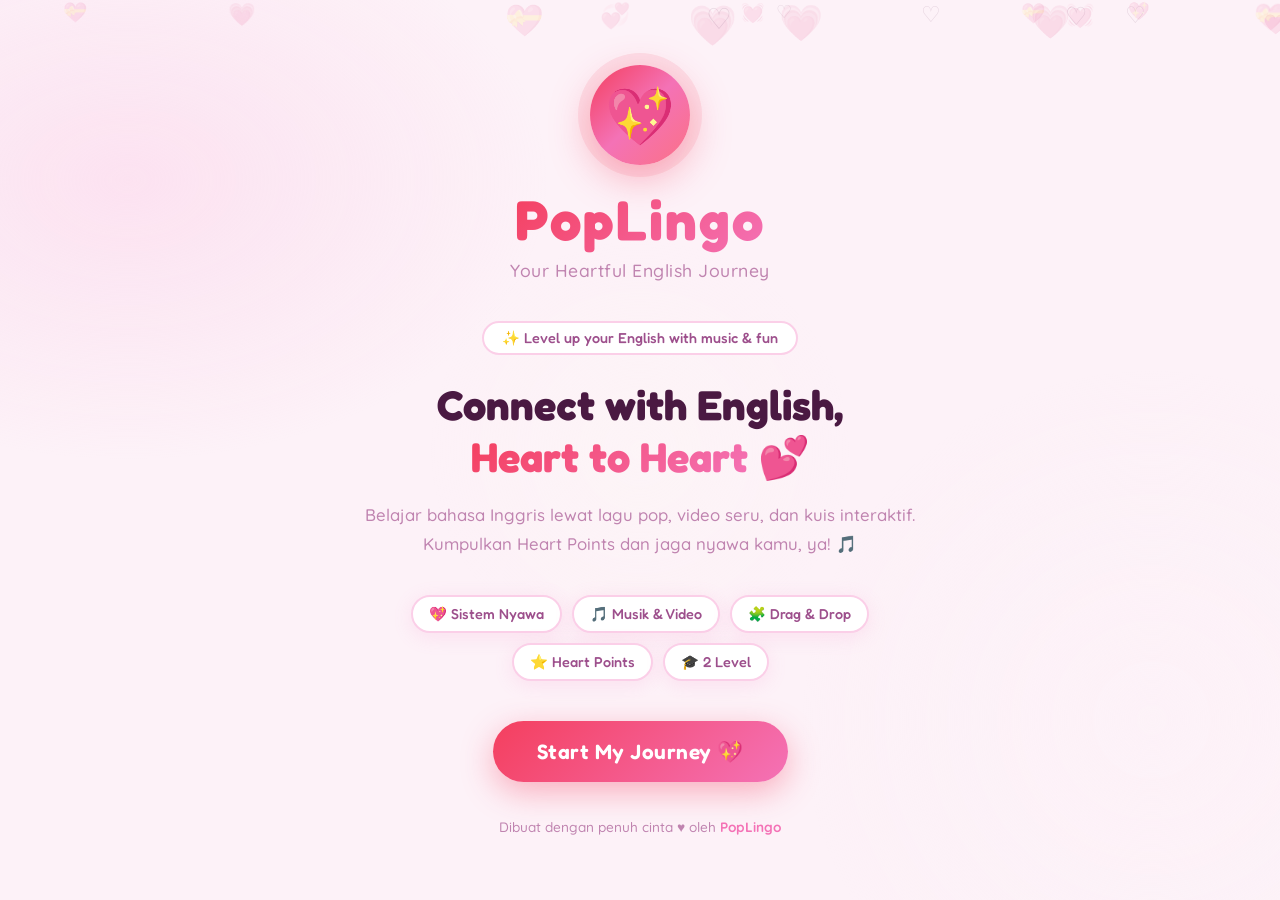
<file: index.html>
<!DOCTYPE html>
<html lang="en">
<head>
  <meta charset="UTF-8" />
  <meta name="viewport" content="width=device-width, initial-scale=1.0" />
  <title>PopLingo 💖 — Connect with English, Heart to Heart</title>
  <link rel="stylesheet" href="style.css" />
  <style>
    /* ── Landing-specific styles ── */
    .landing-wrapper {
      min-height: 100vh;
      display: flex;
      flex-direction: column;
      align-items: center;
      justify-content: center;
      padding: 32px 20px;
      text-align: center;
      position: relative;
      z-index: 1;
    }

    .logo-landing {
      margin-bottom: 40px;
      animation: slideDown 0.7s cubic-bezier(.4,0,.2,1);
    }
    @keyframes slideDown {
      from { opacity: 0; transform: translateY(-30px); }
      to   { opacity: 1; transform: translateY(0); }
    }

    .logo-big-icon {
      width: 100px;
      height: 100px;
      background: linear-gradient(135deg, #F43F5E, #F472B6, #FB7185);
      border-radius: 50%;
      display: flex;
      align-items: center;
      justify-content: center;
      font-size: 3.5rem;
      box-shadow: 0 12px 40px rgba(244,63,94,0.4), 0 0 0 12px rgba(244,63,94,0.1);
      margin: 0 auto 20px;
      animation: heartbeat 2s ease-in-out infinite;
    }

    .brand-name {
      font-family: 'Fredoka', sans-serif;
      font-size: 3.5rem;
      font-weight: 700;
      background: linear-gradient(135deg, #F43F5E, #F472B6);
      -webkit-background-clip: text;
      -webkit-text-fill-color: transparent;
      background-clip: text;
      letter-spacing: 2px;
      margin-bottom: 6px;
    }

    .tagline {
      font-family: 'Quicksand', sans-serif;
      font-size: 1.1rem;
      color: var(--text-light);
      font-weight: 500;
      letter-spacing: 0.5px;
    }

    /* Hero section */
    .hero-section {
      max-width: 560px;
      animation: fadeIn 1s ease 0.3s both;
    }
    @keyframes fadeIn {
      from { opacity: 0; transform: translateY(20px); }
      to   { opacity: 1; transform: translateY(0); }
    }

    .hero-badge {
      display: inline-flex;
      align-items: center;
      gap: 6px;
      background: var(--white);
      border: 2px solid var(--pink-mid);
      border-radius: 99px;
      padding: 6px 18px;
      font-family: 'Fredoka', sans-serif;
      font-size: 0.9rem;
      font-weight: 500;
      color: var(--text-mid);
      margin-bottom: 24px;
    }

    .hero-title {
      font-family: 'Fredoka', sans-serif;
      font-size: 2.6rem;
      font-weight: 700;
      color: var(--text-dark);
      line-height: 1.25;
      margin-bottom: 18px;
    }
    .hero-title span {
      background: linear-gradient(135deg, var(--red-heart), var(--pink-deep));
      -webkit-background-clip: text;
      -webkit-text-fill-color: transparent;
      background-clip: text;
    }

    .hero-desc {
      font-family: 'Quicksand', sans-serif;
      font-size: 1.05rem;
      color: var(--text-light);
      line-height: 1.7;
      margin-bottom: 36px;
      font-weight: 500;
    }

    /* Feature Pills */
    .feature-pills {
      display: flex;
      flex-wrap: wrap;
      gap: 10px;
      justify-content: center;
      margin-bottom: 40px;
    }
    .pill {
      display: flex;
      align-items: center;
      gap: 6px;
      background: var(--white);
      border: 2px solid var(--pink-mid);
      border-radius: 99px;
      padding: 8px 16px;
      font-family: 'Fredoka', sans-serif;
      font-size: 0.9rem;
      font-weight: 500;
      color: var(--text-mid);
      box-shadow: var(--shadow-card);
      transition: all 0.2s;
    }
    .pill:hover { border-color: var(--pink-deep); transform: translateY(-2px); }

    /* CTA Button */
    .cta-btn {
      display: inline-flex;
      align-items: center;
      gap: 10px;
      background: linear-gradient(135deg, #F43F5E, #F472B6);
      color: var(--white);
      font-family: 'Fredoka', sans-serif;
      font-size: 1.3rem;
      font-weight: 600;
      padding: 18px 44px;
      border: none;
      border-radius: 99px;
      cursor: pointer;
      text-decoration: none;
      box-shadow: 0 10px 32px rgba(244,63,94,0.38);
      transition: all 0.3s cubic-bezier(.4,0,.2,1);
      letter-spacing: 0.5px;
      position: relative;
      overflow: hidden;
    }
    .cta-btn::before {
      content: '';
      position: absolute;
      inset: 0;
      background: linear-gradient(135deg, #FB7185, #F472B6);
      opacity: 0;
      transition: opacity 0.3s;
    }
    .cta-btn:hover {
      transform: translateY(-4px) scale(1.03);
      box-shadow: 0 16px 48px rgba(244,63,94,0.48);
    }
    .cta-btn:hover::before { opacity: 1; }
    .cta-btn span { position: relative; z-index: 1; }

    /* Footer note */
    .footer-note {
      margin-top: 36px;
      font-family: 'Quicksand', sans-serif;
      font-size: 0.85rem;
      color: var(--text-light);
      font-weight: 500;
    }
    .footer-note strong {
      color: var(--pink-deep);
    }
  </style>
</head>
<body>

  <!-- Floating hearts background -->
  <div class="hearts-bg" id="heartsBg"></div>

  <div class="landing-wrapper">

    <!-- Logo -->
    <div class="logo-landing">
      <div class="logo-big-icon">💖</div>
      <div class="brand-name">PopLingo</div>
      <div class="tagline">Your Heartful English Journey</div>
    </div>

    <!-- Hero -->
    <div class="hero-section">
      <div class="hero-badge">✨ Level up your English with music & fun</div>

      <h1 class="hero-title">
        Connect with English,<br>
        <span>Heart to Heart</span> 💕
      </h1>

      <p class="hero-desc">
        Belajar bahasa Inggris lewat lagu pop, video seru, dan kuis interaktif.
        Kumpulkan Heart Points dan jaga nyawa kamu, ya! 🎵
      </p>

      <!-- Feature pills -->
      <div class="feature-pills">
        <div class="pill">💖 Sistem Nyawa</div>
        <div class="pill">🎵 Musik & Video</div>
        <div class="pill">🧩 Drag & Drop</div>
        <div class="pill">⭐ Heart Points</div>
        <div class="pill">🎓 2 Level</div>
      </div>

      <!-- CTA -->
      <a href="menu.html" class="cta-btn">
        <span>Start My Journey 💖</span>
      </a>

      <p class="footer-note">
        Dibuat dengan penuh cinta ♥ oleh <strong>PopLingo</strong>
      </p>
    </div>

  </div>

  <script>
    // Generate floating hearts background
    const bg = document.getElementById('heartsBg');
    const symbols = ['💖', '💕', '💗', '💓', '♡', '💞', '💝'];
    for (let i = 0; i < 18; i++) {
      const span = document.createElement('span');
      span.textContent = symbols[Math.floor(Math.random() * symbols.length)];
      span.style.left = Math.random() * 100 + 'vw';
      span.style.animationDuration = (8 + Math.random() * 14) + 's';
      span.style.animationDelay = (Math.random() * 12) + 's';
      span.style.fontSize = (1 + Math.random() * 1.5) + 'rem';
      bg.appendChild(span);
    }
  </script>
</body>
</html>
</file>
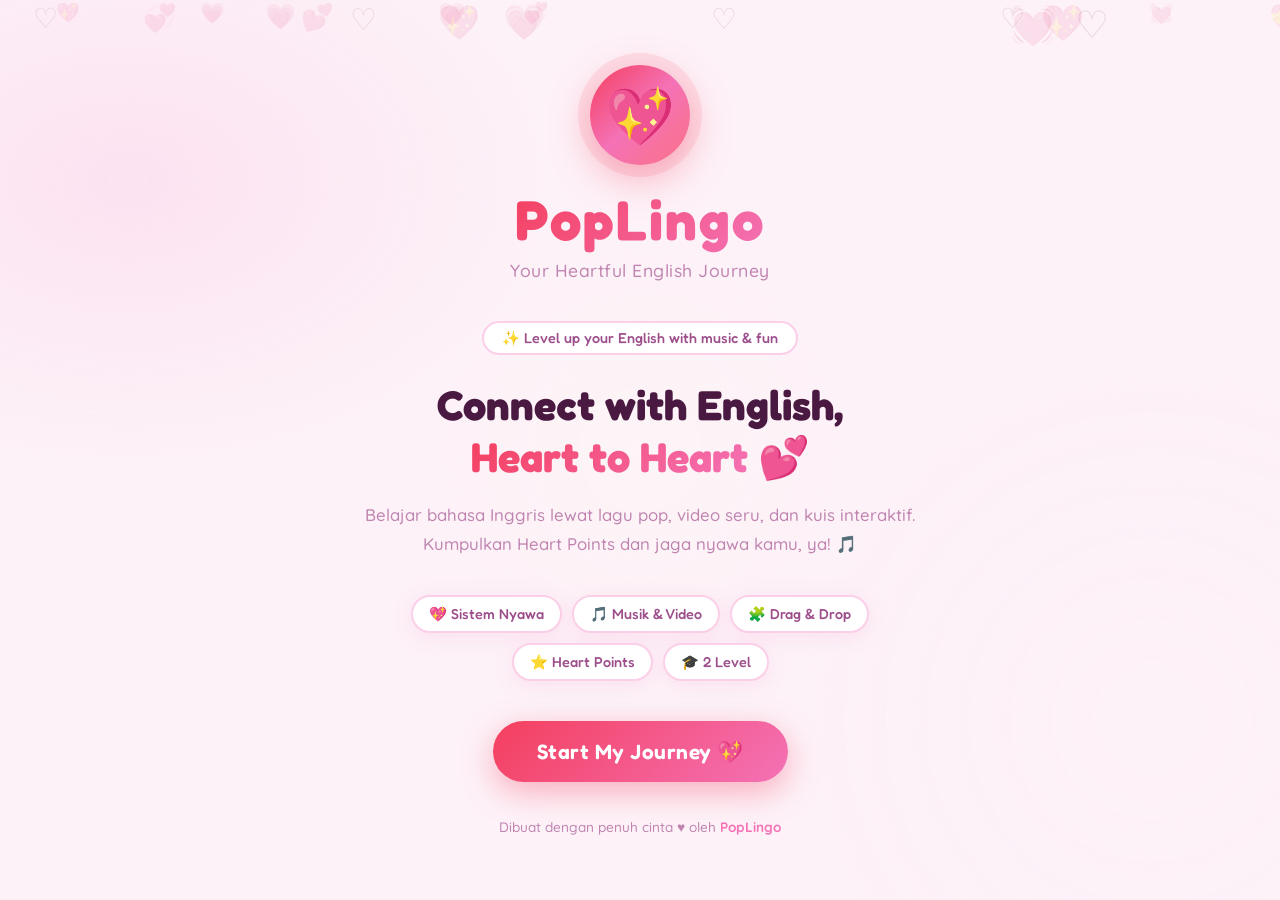
<file: index.html.html>
<!DOCTYPE html>
<html lang="en">
<head>
  <meta charset="UTF-8" />
  <meta name="viewport" content="width=device-width, initial-scale=1.0" />
  <title>PopLingo 💖 — Connect with English, Heart to Heart</title>
  <link rel="stylesheet" href="style.css" />
  <style>
    /* ── Landing-specific styles ── */
    .landing-wrapper {
      min-height: 100vh;
      display: flex;
      flex-direction: column;
      align-items: center;
      justify-content: center;
      padding: 32px 20px;
      text-align: center;
      position: relative;
      z-index: 1;
    }

    .logo-landing {
      margin-bottom: 40px;
      animation: slideDown 0.7s cubic-bezier(.4,0,.2,1);
    }
    @keyframes slideDown {
      from { opacity: 0; transform: translateY(-30px); }
      to   { opacity: 1; transform: translateY(0); }
    }

    .logo-big-icon {
      width: 100px;
      height: 100px;
      background: linear-gradient(135deg, #F43F5E, #F472B6, #FB7185);
      border-radius: 50%;
      display: flex;
      align-items: center;
      justify-content: center;
      font-size: 3.5rem;
      box-shadow: 0 12px 40px rgba(244,63,94,0.4), 0 0 0 12px rgba(244,63,94,0.1);
      margin: 0 auto 20px;
      animation: heartbeat 2s ease-in-out infinite;
    }

    .brand-name {
      font-family: 'Fredoka', sans-serif;
      font-size: 3.5rem;
      font-weight: 700;
      background: linear-gradient(135deg, #F43F5E, #F472B6);
      -webkit-background-clip: text;
      -webkit-text-fill-color: transparent;
      background-clip: text;
      letter-spacing: 2px;
      margin-bottom: 6px;
    }

    .tagline {
      font-family: 'Quicksand', sans-serif;
      font-size: 1.1rem;
      color: var(--text-light);
      font-weight: 500;
      letter-spacing: 0.5px;
    }

    /* Hero section */
    .hero-section {
      max-width: 560px;
      animation: fadeIn 1s ease 0.3s both;
    }
    @keyframes fadeIn {
      from { opacity: 0; transform: translateY(20px); }
      to   { opacity: 1; transform: translateY(0); }
    }

    .hero-badge {
      display: inline-flex;
      align-items: center;
      gap: 6px;
      background: var(--white);
      border: 2px solid var(--pink-mid);
      border-radius: 99px;
      padding: 6px 18px;
      font-family: 'Fredoka', sans-serif;
      font-size: 0.9rem;
      font-weight: 500;
      color: var(--text-mid);
      margin-bottom: 24px;
    }

    .hero-title {
      font-family: 'Fredoka', sans-serif;
      font-size: 2.6rem;
      font-weight: 700;
      color: var(--text-dark);
      line-height: 1.25;
      margin-bottom: 18px;
    }
    .hero-title span {
      background: linear-gradient(135deg, var(--red-heart), var(--pink-deep));
      -webkit-background-clip: text;
      -webkit-text-fill-color: transparent;
      background-clip: text;
    }

    .hero-desc {
      font-family: 'Quicksand', sans-serif;
      font-size: 1.05rem;
      color: var(--text-light);
      line-height: 1.7;
      margin-bottom: 36px;
      font-weight: 500;
    }

    /* Feature Pills */
    .feature-pills {
      display: flex;
      flex-wrap: wrap;
      gap: 10px;
      justify-content: center;
      margin-bottom: 40px;
    }
    .pill {
      display: flex;
      align-items: center;
      gap: 6px;
      background: var(--white);
      border: 2px solid var(--pink-mid);
      border-radius: 99px;
      padding: 8px 16px;
      font-family: 'Fredoka', sans-serif;
      font-size: 0.9rem;
      font-weight: 500;
      color: var(--text-mid);
      box-shadow: var(--shadow-card);
      transition: all 0.2s;
    }
    .pill:hover { border-color: var(--pink-deep); transform: translateY(-2px); }

    /* CTA Button */
    .cta-btn {
      display: inline-flex;
      align-items: center;
      gap: 10px;
      background: linear-gradient(135deg, #F43F5E, #F472B6);
      color: var(--white);
      font-family: 'Fredoka', sans-serif;
      font-size: 1.3rem;
      font-weight: 600;
      padding: 18px 44px;
      border: none;
      border-radius: 99px;
      cursor: pointer;
      text-decoration: none;
      box-shadow: 0 10px 32px rgba(244,63,94,0.38);
      transition: all 0.3s cubic-bezier(.4,0,.2,1);
      letter-spacing: 0.5px;
      position: relative;
      overflow: hidden;
    }
    .cta-btn::before {
      content: '';
      position: absolute;
      inset: 0;
      background: linear-gradient(135deg, #FB7185, #F472B6);
      opacity: 0;
      transition: opacity 0.3s;
    }
    .cta-btn:hover {
      transform: translateY(-4px) scale(1.03);
      box-shadow: 0 16px 48px rgba(244,63,94,0.48);
    }
    .cta-btn:hover::before { opacity: 1; }
    .cta-btn span { position: relative; z-index: 1; }

    /* Footer note */
    .footer-note {
      margin-top: 36px;
      font-family: 'Quicksand', sans-serif;
      font-size: 0.85rem;
      color: var(--text-light);
      font-weight: 500;
    }
    .footer-note strong {
      color: var(--pink-deep);
    }
  </style>
</head>
<body>

  <!-- Floating hearts background -->
  <div class="hearts-bg" id="heartsBg"></div>

  <div class="landing-wrapper">

    <!-- Logo -->
    <div class="logo-landing">
      <div class="logo-big-icon">💖</div>
      <div class="brand-name">PopLingo</div>
      <div class="tagline">Your Heartful English Journey</div>
    </div>

    <!-- Hero -->
    <div class="hero-section">
      <div class="hero-badge">✨ Level up your English with music & fun</div>

      <h1 class="hero-title">
        Connect with English,<br>
        <span>Heart to Heart</span> 💕
      </h1>

      <p class="hero-desc">
        Belajar bahasa Inggris lewat lagu pop, video seru, dan kuis interaktif.
        Kumpulkan Heart Points dan jaga nyawa kamu, ya! 🎵
      </p>

      <!-- Feature pills -->
      <div class="feature-pills">
        <div class="pill">💖 Sistem Nyawa</div>
        <div class="pill">🎵 Musik & Video</div>
        <div class="pill">🧩 Drag & Drop</div>
        <div class="pill">⭐ Heart Points</div>
        <div class="pill">🎓 2 Level</div>
      </div>

      <!-- CTA -->
      <a href="menu.html" class="cta-btn">
        <span>Start My Journey 💖</span>
      </a>

      <p class="footer-note">
        Dibuat dengan penuh cinta ♥ oleh <strong>PopLingo</strong>
      </p>
    </div>

  </div>

  <script>
    // Generate floating hearts background
    const bg = document.getElementById('heartsBg');
    const symbols = ['💖', '💕', '💗', '💓', '♡', '💞', '💝'];
    for (let i = 0; i < 18; i++) {
      const span = document.createElement('span');
      span.textContent = symbols[Math.floor(Math.random() * symbols.length)];
      span.style.left = Math.random() * 100 + 'vw';
      span.style.animationDuration = (8 + Math.random() * 14) + 's';
      span.style.animationDelay = (Math.random() * 12) + 's';
      span.style.fontSize = (1 + Math.random() * 1.5) + 'rem';
      bg.appendChild(span);
    }
  </script>
</body>
</html>
</file>
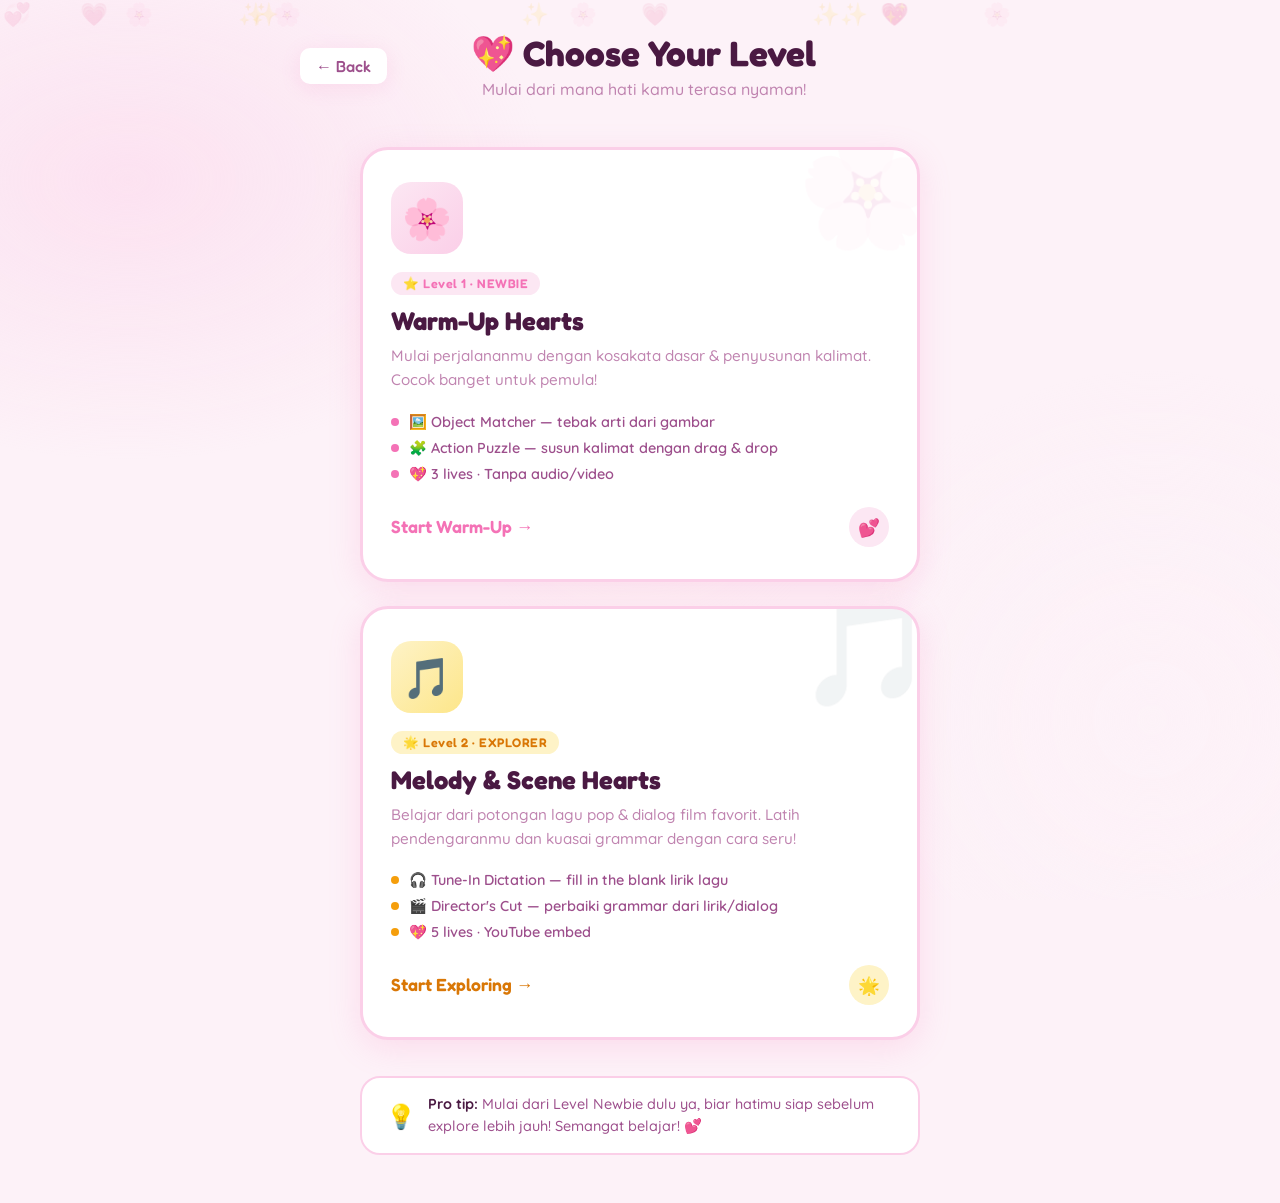
<file: menu.html>
<!DOCTYPE html>
<html lang="en">
<head>
  <meta charset="UTF-8" />
  <meta name="viewport" content="width=device-width, initial-scale=1.0" />
  <title>PopLingo 💖 — Choose Your Level</title>
  <link rel="stylesheet" href="style.css" />
  <style>
    .menu-wrapper {
      min-height: 100vh;
      display: flex;
      flex-direction: column;
      align-items: center;
      padding: 32px 20px 48px;
      position: relative;
      z-index: 1;
    }

    /* ── Header ── */
    .menu-header {
      width: 100%;
      max-width: 680px;
      display: flex;
      align-items: center;
      justify-content: space-between;
      margin-bottom: 48px;
    }
    .menu-header-text { text-align: center; flex: 1; }
    .menu-header-text h1 {
      font-family: 'Fredoka', sans-serif;
      font-size: 2.2rem;
      font-weight: 700;
      color: var(--text-dark);
      margin-bottom: 4px;
    }
    .menu-header-text p {
      font-family: 'Quicksand', sans-serif;
      font-size: 1rem;
      color: var(--text-light);
      font-weight: 500;
    }

    /* ── Level Cards ── */
    .cards-container {
      display: flex;
      flex-direction: column;
      gap: 24px;
      width: 100%;
      max-width: 560px;
    }

    .level-card {
      position: relative;
      background: var(--white);
      border-radius: var(--radius-xl);
      padding: 32px 28px;
      box-shadow: var(--shadow-soft);
      border: 3px solid var(--pink-mid);
      cursor: pointer;
      text-decoration: none;
      display: block;
      overflow: hidden;
      transition: all 0.3s cubic-bezier(.4,0,.2,1);
      animation: slideUp 0.5s ease both;
    }
    .level-card:nth-child(1) { animation-delay: 0.1s; }
    .level-card:nth-child(2) { animation-delay: 0.25s; }

    .level-card::before {
      content: '';
      position: absolute;
      inset: 0;
      opacity: 0;
      transition: opacity 0.3s;
    }
    .level-card.newbie::before { background: linear-gradient(135deg, rgba(251,207,232,0.5), rgba(253,242,248,0.5)); }
    .level-card.explorer::before { background: linear-gradient(135deg, rgba(254,215,170,0.4), rgba(252,211,77,0.2)); }

    .level-card:hover { transform: translateY(-6px); box-shadow: 0 20px 48px rgba(244,114,182,0.22); border-color: var(--pink-deep); }
    .level-card:hover::before { opacity: 1; }
    .level-card.newbie:hover { border-color: var(--pink-deep); }
    .level-card.explorer:hover { border-color: #F59E0B; }

    .card-body { position: relative; z-index: 1; }

    .card-icon {
      width: 72px;
      height: 72px;
      border-radius: var(--radius-lg);
      display: flex;
      align-items: center;
      justify-content: center;
      font-size: 2.5rem;
      margin-bottom: 18px;
    }
    .newbie .card-icon  { background: linear-gradient(135deg, #FCE7F3, #FBCFE8); }
    .explorer .card-icon{ background: linear-gradient(135deg, #FEF3C7, #FDE68A); }

    .card-tag {
      display: inline-flex;
      align-items: center;
      gap: 4px;
      font-family: 'Fredoka', sans-serif;
      font-size: 0.78rem;
      font-weight: 600;
      padding: 4px 12px;
      border-radius: 99px;
      margin-bottom: 10px;
      letter-spacing: 0.5px;
    }
    .newbie .card-tag   { background: #FCE7F3; color: var(--pink-deep); }
    .explorer .card-tag { background: #FEF3C7; color: #D97706; }

    .card-title {
      font-family: 'Fredoka', sans-serif;
      font-size: 1.6rem;
      font-weight: 700;
      color: var(--text-dark);
      margin-bottom: 8px;
    }

    .card-sub {
      font-family: 'Quicksand', sans-serif;
      font-size: 0.95rem;
      color: var(--text-light);
      font-weight: 500;
      line-height: 1.6;
      margin-bottom: 20px;
    }

    /* Feature list */
    .card-features { display: flex; flex-direction: column; gap: 8px; margin-bottom: 24px; }
    .feature-item {
      display: flex;
      align-items: center;
      gap: 10px;
      font-family: 'Quicksand', sans-serif;
      font-size: 0.9rem;
      font-weight: 600;
      color: var(--text-mid);
    }
    .feature-dot {
      width: 8px; height: 8px; border-radius: 50%; flex-shrink: 0;
    }
    .newbie .feature-dot  { background: var(--pink-deep); }
    .explorer .feature-dot{ background: #F59E0B; }

    /* Start button inside card */
    .card-cta {
      display: flex;
      align-items: center;
      justify-content: space-between;
    }
    .cta-label {
      font-family: 'Fredoka', sans-serif;
      font-size: 1.1rem;
      font-weight: 600;
    }
    .newbie  .cta-label { color: var(--pink-deep); }
    .explorer .cta-label { color: #D97706; }
    .cta-arrow {
      width: 40px; height: 40px;
      border-radius: 50%;
      display: flex; align-items: center; justify-content: center;
      font-size: 1.1rem;
      transition: transform 0.2s;
    }
    .newbie  .cta-arrow { background: var(--pink-pastel); }
    .explorer .cta-arrow { background: #FEF3C7; }
    .level-card:hover .cta-arrow { transform: translateX(4px); }

    /* Deco blobs */
    .card-deco {
      position: absolute;
      right: -20px; top: -20px;
      font-size: 7rem;
      opacity: 0.08;
      pointer-events: none;
      line-height: 1;
    }

    /* Footer tip */
    .footer-tip {
      margin-top: 36px;
      background: var(--white);
      border: 2px solid var(--pink-mid);
      border-radius: var(--radius-lg);
      padding: 16px 24px;
      display: flex;
      align-items: center;
      gap: 12px;
      max-width: 560px;
      width: 100%;
    }
    .tip-icon { font-size: 1.5rem; }
    .tip-text {
      font-family: 'Quicksand', sans-serif;
      font-size: 0.9rem;
      color: var(--text-mid);
      font-weight: 500;
      line-height: 1.5;
    }
    .tip-text strong { color: var(--text-dark); }
  </style>
</head>
<body>

  <div class="hearts-bg" id="heartsBg"></div>

  <div class="menu-wrapper">

    <!-- Header -->
    <div class="menu-header">
      <a href="index.html" class="nav-back" style="margin-right:auto">← Back</a>
      <div class="menu-header-text">
        <h1>💖 Choose Your Level</h1>
        <p>Mulai dari mana hati kamu terasa nyaman!</p>
      </div>
      <!-- Spacer -->
      <div style="width:80px"></div>
    </div>

    <!-- Level Cards -->
    <div class="cards-container">

      <!-- Newbie Card -->
      <a href="belajar-newbie.html" class="level-card newbie">
        <span class="card-deco">🌸</span>
        <div class="card-body">
          <div class="card-icon">🌸</div>
          <div class="card-tag">⭐ Level 1 · NEWBIE</div>
          <div class="card-title">Warm-Up Hearts</div>
          <div class="card-sub">
            Mulai perjalananmu dengan kosakata dasar & penyusunan kalimat.
            Cocok banget untuk pemula!
          </div>
          <div class="card-features">
            <div class="feature-item"><span class="feature-dot"></span>🖼️ Object Matcher — tebak arti dari gambar</div>
            <div class="feature-item"><span class="feature-dot"></span>🧩 Action Puzzle — susun kalimat dengan drag & drop</div>
            <div class="feature-item"><span class="feature-dot"></span>💖 3 lives · Tanpa audio/video</div>
          </div>
          <div class="card-cta">
            <span class="cta-label">Start Warm-Up →</span>
            <div class="cta-arrow">💕</div>
          </div>
        </div>
      </a>

      <!-- Explorer Card -->
      <a href="belajar-explorer.html" class="level-card explorer">
        <span class="card-deco">🎵</span>
        <div class="card-body">
          <div class="card-icon">🎵</div>
          <div class="card-tag">🌟 Level 2 · EXPLORER</div>
          <div class="card-title">Melody & Scene Hearts</div>
          <div class="card-sub">
            Belajar dari potongan lagu pop & dialog film favorit.
            Latih pendengaranmu dan kuasai grammar dengan cara seru!
          </div>
          <div class="card-features">
            <div class="feature-item"><span class="feature-dot"></span>🎧 Tune-In Dictation — fill in the blank lirik lagu</div>
            <div class="feature-item"><span class="feature-dot"></span>🎬 Director's Cut — perbaiki grammar dari lirik/dialog</div>
            <div class="feature-item"><span class="feature-dot"></span>💖 5 lives · YouTube embed</div>
          </div>
          <div class="card-cta">
            <span class="cta-label">Start Exploring →</span>
            <div class="cta-arrow">🌟</div>
          </div>
        </div>
      </a>

    </div>

    <!-- Tip -->
    <div class="footer-tip">
      <div class="tip-icon">💡</div>
      <div class="tip-text">
        <strong>Pro tip:</strong> Mulai dari Level Newbie dulu ya, biar hatimu siap sebelum explore lebih jauh! Semangat belajar! 💕
      </div>
    </div>

  </div>

  <script>
    const bg = document.getElementById('heartsBg');
    const symbols = ['💖', '💕', '💗', '🌸', '✨', '💞'];
    for (let i = 0; i < 14; i++) {
      const span = document.createElement('span');
      span.textContent = symbols[Math.floor(Math.random() * symbols.length)];
      span.style.left = Math.random() * 100 + 'vw';
      span.style.animationDuration = (10 + Math.random() * 12) + 's';
      span.style.animationDelay = (Math.random() * 10) + 's';
      bg.appendChild(span);
    }
  </script>
</body>
</html>
</file>
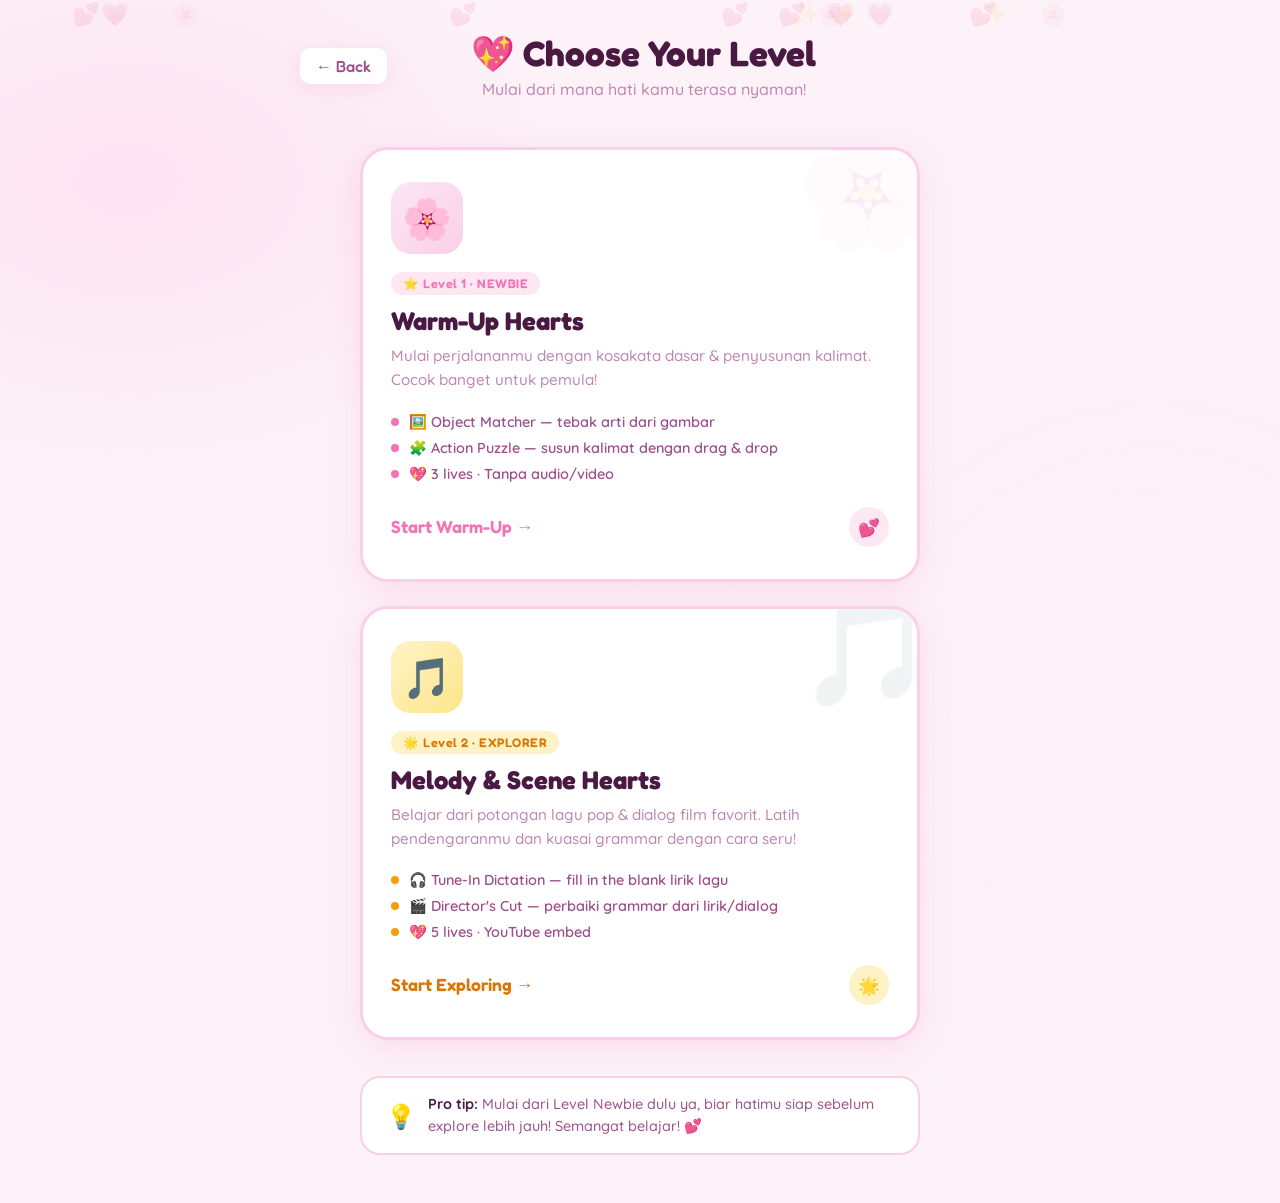
<file: menu.html.html>
<!DOCTYPE html>
<html lang="en">
<head>
  <meta charset="UTF-8" />
  <meta name="viewport" content="width=device-width, initial-scale=1.0" />
  <title>PopLingo 💖 — Choose Your Level</title>
  <link rel="stylesheet" href="style.css" />
  <style>
    .menu-wrapper {
      min-height: 100vh;
      display: flex;
      flex-direction: column;
      align-items: center;
      padding: 32px 20px 48px;
      position: relative;
      z-index: 1;
    }

    /* ── Header ── */
    .menu-header {
      width: 100%;
      max-width: 680px;
      display: flex;
      align-items: center;
      justify-content: space-between;
      margin-bottom: 48px;
    }
    .menu-header-text { text-align: center; flex: 1; }
    .menu-header-text h1 {
      font-family: 'Fredoka', sans-serif;
      font-size: 2.2rem;
      font-weight: 700;
      color: var(--text-dark);
      margin-bottom: 4px;
    }
    .menu-header-text p {
      font-family: 'Quicksand', sans-serif;
      font-size: 1rem;
      color: var(--text-light);
      font-weight: 500;
    }

    /* ── Level Cards ── */
    .cards-container {
      display: flex;
      flex-direction: column;
      gap: 24px;
      width: 100%;
      max-width: 560px;
    }

    .level-card {
      position: relative;
      background: var(--white);
      border-radius: var(--radius-xl);
      padding: 32px 28px;
      box-shadow: var(--shadow-soft);
      border: 3px solid var(--pink-mid);
      cursor: pointer;
      text-decoration: none;
      display: block;
      overflow: hidden;
      transition: all 0.3s cubic-bezier(.4,0,.2,1);
      animation: slideUp 0.5s ease both;
    }
    .level-card:nth-child(1) { animation-delay: 0.1s; }
    .level-card:nth-child(2) { animation-delay: 0.25s; }

    .level-card::before {
      content: '';
      position: absolute;
      inset: 0;
      opacity: 0;
      transition: opacity 0.3s;
    }
    .level-card.newbie::before { background: linear-gradient(135deg, rgba(251,207,232,0.5), rgba(253,242,248,0.5)); }
    .level-card.explorer::before { background: linear-gradient(135deg, rgba(254,215,170,0.4), rgba(252,211,77,0.2)); }

    .level-card:hover { transform: translateY(-6px); box-shadow: 0 20px 48px rgba(244,114,182,0.22); border-color: var(--pink-deep); }
    .level-card:hover::before { opacity: 1; }
    .level-card.newbie:hover { border-color: var(--pink-deep); }
    .level-card.explorer:hover { border-color: #F59E0B; }

    .card-body { position: relative; z-index: 1; }

    .card-icon {
      width: 72px;
      height: 72px;
      border-radius: var(--radius-lg);
      display: flex;
      align-items: center;
      justify-content: center;
      font-size: 2.5rem;
      margin-bottom: 18px;
    }
    .newbie .card-icon  { background: linear-gradient(135deg, #FCE7F3, #FBCFE8); }
    .explorer .card-icon{ background: linear-gradient(135deg, #FEF3C7, #FDE68A); }

    .card-tag {
      display: inline-flex;
      align-items: center;
      gap: 4px;
      font-family: 'Fredoka', sans-serif;
      font-size: 0.78rem;
      font-weight: 600;
      padding: 4px 12px;
      border-radius: 99px;
      margin-bottom: 10px;
      letter-spacing: 0.5px;
    }
    .newbie .card-tag   { background: #FCE7F3; color: var(--pink-deep); }
    .explorer .card-tag { background: #FEF3C7; color: #D97706; }

    .card-title {
      font-family: 'Fredoka', sans-serif;
      font-size: 1.6rem;
      font-weight: 700;
      color: var(--text-dark);
      margin-bottom: 8px;
    }

    .card-sub {
      font-family: 'Quicksand', sans-serif;
      font-size: 0.95rem;
      color: var(--text-light);
      font-weight: 500;
      line-height: 1.6;
      margin-bottom: 20px;
    }

    /* Feature list */
    .card-features { display: flex; flex-direction: column; gap: 8px; margin-bottom: 24px; }
    .feature-item {
      display: flex;
      align-items: center;
      gap: 10px;
      font-family: 'Quicksand', sans-serif;
      font-size: 0.9rem;
      font-weight: 600;
      color: var(--text-mid);
    }
    .feature-dot {
      width: 8px; height: 8px; border-radius: 50%; flex-shrink: 0;
    }
    .newbie .feature-dot  { background: var(--pink-deep); }
    .explorer .feature-dot{ background: #F59E0B; }

    /* Start button inside card */
    .card-cta {
      display: flex;
      align-items: center;
      justify-content: space-between;
    }
    .cta-label {
      font-family: 'Fredoka', sans-serif;
      font-size: 1.1rem;
      font-weight: 600;
    }
    .newbie  .cta-label { color: var(--pink-deep); }
    .explorer .cta-label { color: #D97706; }
    .cta-arrow {
      width: 40px; height: 40px;
      border-radius: 50%;
      display: flex; align-items: center; justify-content: center;
      font-size: 1.1rem;
      transition: transform 0.2s;
    }
    .newbie  .cta-arrow { background: var(--pink-pastel); }
    .explorer .cta-arrow { background: #FEF3C7; }
    .level-card:hover .cta-arrow { transform: translateX(4px); }

    /* Deco blobs */
    .card-deco {
      position: absolute;
      right: -20px; top: -20px;
      font-size: 7rem;
      opacity: 0.08;
      pointer-events: none;
      line-height: 1;
    }

    /* Footer tip */
    .footer-tip {
      margin-top: 36px;
      background: var(--white);
      border: 2px solid var(--pink-mid);
      border-radius: var(--radius-lg);
      padding: 16px 24px;
      display: flex;
      align-items: center;
      gap: 12px;
      max-width: 560px;
      width: 100%;
    }
    .tip-icon { font-size: 1.5rem; }
    .tip-text {
      font-family: 'Quicksand', sans-serif;
      font-size: 0.9rem;
      color: var(--text-mid);
      font-weight: 500;
      line-height: 1.5;
    }
    .tip-text strong { color: var(--text-dark); }
  </style>
</head>
<body>

  <div class="hearts-bg" id="heartsBg"></div>

  <div class="menu-wrapper">

    <!-- Header -->
    <div class="menu-header">
      <a href="index.html" class="nav-back" style="margin-right:auto">← Back</a>
      <div class="menu-header-text">
        <h1>💖 Choose Your Level</h1>
        <p>Mulai dari mana hati kamu terasa nyaman!</p>
      </div>
      <!-- Spacer -->
      <div style="width:80px"></div>
    </div>

    <!-- Level Cards -->
    <div class="cards-container">

      <!-- Newbie Card -->
      <a href="belajar-newbie.html" class="level-card newbie">
        <span class="card-deco">🌸</span>
        <div class="card-body">
          <div class="card-icon">🌸</div>
          <div class="card-tag">⭐ Level 1 · NEWBIE</div>
          <div class="card-title">Warm-Up Hearts</div>
          <div class="card-sub">
            Mulai perjalananmu dengan kosakata dasar & penyusunan kalimat.
            Cocok banget untuk pemula!
          </div>
          <div class="card-features">
            <div class="feature-item"><span class="feature-dot"></span>🖼️ Object Matcher — tebak arti dari gambar</div>
            <div class="feature-item"><span class="feature-dot"></span>🧩 Action Puzzle — susun kalimat dengan drag & drop</div>
            <div class="feature-item"><span class="feature-dot"></span>💖 3 lives · Tanpa audio/video</div>
          </div>
          <div class="card-cta">
            <span class="cta-label">Start Warm-Up →</span>
            <div class="cta-arrow">💕</div>
          </div>
        </div>
      </a>

      <!-- Explorer Card -->
      <a href="belajar-explorer.html" class="level-card explorer">
        <span class="card-deco">🎵</span>
        <div class="card-body">
          <div class="card-icon">🎵</div>
          <div class="card-tag">🌟 Level 2 · EXPLORER</div>
          <div class="card-title">Melody & Scene Hearts</div>
          <div class="card-sub">
            Belajar dari potongan lagu pop & dialog film favorit.
            Latih pendengaranmu dan kuasai grammar dengan cara seru!
          </div>
          <div class="card-features">
            <div class="feature-item"><span class="feature-dot"></span>🎧 Tune-In Dictation — fill in the blank lirik lagu</div>
            <div class="feature-item"><span class="feature-dot"></span>🎬 Director's Cut — perbaiki grammar dari lirik/dialog</div>
            <div class="feature-item"><span class="feature-dot"></span>💖 5 lives · YouTube embed</div>
          </div>
          <div class="card-cta">
            <span class="cta-label">Start Exploring →</span>
            <div class="cta-arrow">🌟</div>
          </div>
        </div>
      </a>

    </div>

    <!-- Tip -->
    <div class="footer-tip">
      <div class="tip-icon">💡</div>
      <div class="tip-text">
        <strong>Pro tip:</strong> Mulai dari Level Newbie dulu ya, biar hatimu siap sebelum explore lebih jauh! Semangat belajar! 💕
      </div>
    </div>

  </div>

  <script>
    const bg = document.getElementById('heartsBg');
    const symbols = ['💖', '💕', '💗', '🌸', '✨', '💞'];
    for (let i = 0; i < 14; i++) {
      const span = document.createElement('span');
      span.textContent = symbols[Math.floor(Math.random() * symbols.length)];
      span.style.left = Math.random() * 100 + 'vw';
      span.style.animationDuration = (10 + Math.random() * 12) + 's';
      span.style.animationDelay = (Math.random() * 10) + 's';
      bg.appendChild(span);
    }
  </script>
</body>
</html>
</file>
<file: style.css>
/* ============================================
   PopLingo - Global Stylesheet
   ============================================ */

@import url('https://fonts.googleapis.com/css2?family=Fredoka:wght@300;400;500;600;700&family=Quicksand:wght@400;500;600;700&display=swap');

/* ── CSS Variables ─────────────────────────── */
:root {
  --pink-deep:    #F472B6;
  --pink-mid:     #FBCFE8;
  --pink-light:   #FDF2F8;
  --pink-pastel:  #FCE7F3;
  --cream:        #FFFBF5;
  --cream-dark:   #FEF3C7;
  --red-heart:    #F43F5E;
  --red-soft:     #FCA5A5;
  --white:        #FFFFFF;
  --text-dark:    #4A1942;
  --text-mid:     #9D4F8C;
  --text-light:   #C084B0;
  --green-ok:     #34D399;
  --green-bg:     #D1FAE5;
  --red-wrong:    #F87171;
  --red-bg:       #FEE2E2;
  --shadow-soft:  0 8px 32px rgba(244, 114, 182, 0.18);
  --shadow-card:  0 4px 20px rgba(244, 114, 182, 0.14);
  --radius-xl:    28px;
  --radius-lg:    20px;
  --radius-md:    14px;
  --radius-sm:    10px;
  --font-main:    'Fredoka', sans-serif;
  --font-body:    'Quicksand', sans-serif;
}

/* ── Reset & Base ──────────────────────────── */
*, *::before, *::after { box-sizing: border-box; margin: 0; padding: 0; }

html { scroll-behavior: smooth; }

body {
  font-family: var(--font-body);
  background-color: var(--pink-light);
  color: var(--text-dark);
  min-height: 100vh;
  overflow-x: hidden;
}

/* ── Background Decoration ─────────────────── */
body::before {
  content: '';
  position: fixed;
  inset: 0;
  background:
    radial-gradient(ellipse 600px 400px at 10% 20%, rgba(251,207,232,0.45) 0%, transparent 70%),
    radial-gradient(ellipse 500px 500px at 90% 80%, rgba(253,242,248,0.6) 0%, transparent 70%),
    radial-gradient(ellipse 300px 300px at 50% 50%, rgba(255,251,245,0.3) 0%, transparent 70%);
  pointer-events: none;
  z-index: 0;
}

/* ── Floating Hearts BG ────────────────────── */
.hearts-bg {
  position: fixed;
  inset: 0;
  pointer-events: none;
  z-index: 0;
  overflow: hidden;
}
.hearts-bg span {
  position: absolute;
  font-size: 1.4rem;
  opacity: 0.12;
  animation: floatHeart linear infinite;
}
@keyframes floatHeart {
  0%   { transform: translateY(110vh) rotate(0deg); opacity: 0.08; }
  50%  { opacity: 0.18; }
  100% { transform: translateY(-10vh) rotate(360deg); opacity: 0; }
}

/* ── Page Wrapper ──────────────────────────── */
.page-wrapper {
  position: relative;
  z-index: 1;
  min-height: 100vh;
  display: flex;
  flex-direction: column;
  align-items: center;
  padding: 0 16px 120px;
}

/* ── Logo / Brand ──────────────────────────── */
.logo {
  display: flex;
  align-items: center;
  gap: 10px;
  font-family: var(--font-main);
  font-size: 2rem;
  font-weight: 700;
  color: var(--text-dark);
  text-decoration: none;
}
.logo-icon {
  width: 48px;
  height: 48px;
  background: linear-gradient(135deg, var(--red-heart), var(--pink-deep));
  border-radius: 50%;
  display: flex;
  align-items: center;
  justify-content: center;
  font-size: 1.6rem;
  box-shadow: 0 4px 14px rgba(244,63,94,0.35);
  animation: heartbeat 2s ease-in-out infinite;
}
@keyframes heartbeat {
  0%, 100% { transform: scale(1); }
  30%       { transform: scale(1.12); }
  60%       { transform: scale(1.05); }
}

/* ── Navbar ────────────────────────────────── */
.navbar {
  width: 100%;
  max-width: 720px;
  display: flex;
  align-items: center;
  justify-content: space-between;
  padding: 24px 0 16px;
}
.nav-back {
  display: flex;
  align-items: center;
  gap: 6px;
  font-family: var(--font-main);
  font-size: 1rem;
  font-weight: 500;
  color: var(--text-mid);
  text-decoration: none;
  padding: 8px 16px;
  border-radius: var(--radius-sm);
  background: var(--white);
  box-shadow: var(--shadow-card);
  transition: all 0.2s;
}
.nav-back:hover { transform: translateX(-3px); background: var(--pink-pastel); }

/* ── HUD (Lives + Points) ──────────────────── */
.hud {
  display: flex;
  align-items: center;
  gap: 16px;
  background: var(--white);
  border-radius: var(--radius-lg);
  padding: 10px 18px;
  box-shadow: var(--shadow-card);
}
.hud-lives { display: flex; align-items: center; gap: 4px; }
.hud-heart {
  font-size: 1.3rem;
  transition: all 0.3s;
}
.hud-heart.lost {
  filter: grayscale(1);
  opacity: 0.35;
  transform: scale(0.85);
}
.hud-divider { width: 1px; height: 20px; background: var(--pink-mid); }
.hud-points {
  font-family: var(--font-main);
  font-size: 1rem;
  font-weight: 600;
  color: var(--red-heart);
  display: flex;
  align-items: center;
  gap: 4px;
}

/* ── Progress Bar ──────────────────────────── */
.progress-container {
  width: 100%;
  max-width: 720px;
  margin: 12px 0 24px;
}
.progress-label {
  font-family: var(--font-main);
  font-size: 0.9rem;
  color: var(--text-light);
  margin-bottom: 6px;
  display: flex;
  justify-content: space-between;
}
.progress-bar {
  width: 100%;
  height: 10px;
  background: var(--pink-mid);
  border-radius: 99px;
  overflow: hidden;
}
.progress-fill {
  height: 100%;
  background: linear-gradient(90deg, var(--pink-deep), var(--red-heart));
  border-radius: 99px;
  transition: width 0.5s cubic-bezier(.4,0,.2,1);
  position: relative;
}
.progress-fill::after {
  content: '';
  position: absolute;
  right: 0; top: 0; bottom: 0;
  width: 24px;
  background: linear-gradient(90deg, transparent, rgba(255,255,255,0.4));
  border-radius: 99px;
  animation: shimmer 1.5s ease-in-out infinite;
}
@keyframes shimmer { 0%,100%{opacity:0.6} 50%{opacity:1} }

/* ── Question Card ─────────────────────────── */
.question-card {
  width: 100%;
  max-width: 720px;
  background: var(--white);
  border-radius: var(--radius-xl);
  padding: 32px 28px;
  box-shadow: var(--shadow-soft);
  margin-bottom: 20px;
  animation: slideUp 0.4s cubic-bezier(.4,0,.2,1);
}
@keyframes slideUp {
  from { opacity: 0; transform: translateY(24px); }
  to   { opacity: 1; transform: translateY(0); }
}

.question-badge {
  display: inline-flex;
  align-items: center;
  gap: 6px;
  font-family: var(--font-main);
  font-size: 0.85rem;
  font-weight: 600;
  color: var(--pink-deep);
  background: var(--pink-pastel);
  padding: 4px 12px;
  border-radius: 99px;
  margin-bottom: 14px;
}

.question-text {
  font-family: var(--font-main);
  font-size: 1.4rem;
  font-weight: 600;
  color: var(--text-dark);
  line-height: 1.4;
  margin-bottom: 20px;
}

/* ── Image Box ─────────────────────────────── */
.image-box {
  width: 160px;
  height: 160px;
  border-radius: var(--radius-lg);
  overflow: hidden;
  margin: 0 auto 24px;
  box-shadow: var(--shadow-card);
  border: 3px solid var(--pink-mid);
  display: flex;
  align-items: center;
  justify-content: center;
  font-size: 5rem;
  background: var(--pink-pastel);
}
.image-box img { width: 100%; height: 100%; object-fit: cover; }

/* ── Multiple Choice ───────────────────────── */
.choices-grid {
  display: grid;
  grid-template-columns: 1fr 1fr;
  gap: 12px;
}
.choice-btn {
  background: var(--pink-light);
  border: 2.5px solid var(--pink-mid);
  border-radius: var(--radius-md);
  padding: 14px 12px;
  font-family: var(--font-main);
  font-size: 1.05rem;
  font-weight: 500;
  color: var(--text-dark);
  cursor: pointer;
  transition: all 0.2s;
  text-align: center;
}
.choice-btn:hover:not(:disabled) {
  border-color: var(--pink-deep);
  background: var(--pink-pastel);
  transform: translateY(-2px);
  box-shadow: 0 4px 12px rgba(244,114,182,0.2);
}
.choice-btn.selected {
  border-color: var(--pink-deep);
  background: var(--pink-pastel);
  color: var(--text-dark);
}
.choice-btn.correct {
  border-color: var(--green-ok);
  background: var(--green-bg);
  color: #065F46;
}
.choice-btn.wrong {
  border-color: var(--red-wrong);
  background: var(--red-bg);
  color: #991B1B;
}
.choice-btn:disabled { cursor: default; }

/* ── Drag & Drop Grammar ───────────────────── */
.drag-area {
  min-height: 64px;
  background: var(--pink-light);
  border: 2.5px dashed var(--pink-mid);
  border-radius: var(--radius-md);
  padding: 12px;
  display: flex;
  flex-wrap: wrap;
  gap: 8px;
  align-items: center;
  margin-bottom: 16px;
  transition: border-color 0.2s, background 0.2s;
}
.drag-area.drag-over {
  border-color: var(--pink-deep);
  background: var(--pink-pastel);
}
.drag-area.correct-state { border-color: var(--green-ok); background: var(--green-bg); }
.drag-area.wrong-state   { border-color: var(--red-wrong); background: var(--red-bg); }

.word-pool {
  display: flex;
  flex-wrap: wrap;
  gap: 8px;
  padding: 12px 0 4px;
}

.word-chip {
  background: var(--white);
  border: 2px solid var(--pink-mid);
  border-radius: var(--radius-sm);
  padding: 8px 14px;
  font-family: var(--font-main);
  font-size: 1rem;
  font-weight: 500;
  color: var(--text-dark);
  cursor: grab;
  user-select: none;
  transition: all 0.2s;
  touch-action: none;
}
.word-chip:hover   { border-color: var(--pink-deep); transform: translateY(-2px); box-shadow: 0 4px 10px rgba(244,114,182,0.2); }
.word-chip.dragging { opacity: 0.5; cursor: grabbing; }
.word-chip.in-drop  { background: var(--pink-pastel); border-color: var(--pink-deep); }

.drag-hint {
  font-family: var(--font-main);
  font-size: 0.85rem;
  color: var(--text-light);
  display: flex;
  align-items: center;
  gap: 4px;
  margin-bottom: 10px;
}

/* ── Fill in the Blank ─────────────────────── */
.lyric-display {
  font-family: var(--font-main);
  font-size: 1.25rem;
  font-weight: 500;
  color: var(--text-dark);
  line-height: 1.8;
  text-align: center;
  margin: 16px 0;
  padding: 16px;
  background: var(--pink-pastel);
  border-radius: var(--radius-md);
  border: 2px solid var(--pink-mid);
}
.blank-input {
  display: inline-block;
  min-width: 100px;
  border: none;
  border-bottom: 3px solid var(--pink-deep);
  background: transparent;
  font-family: var(--font-main);
  font-size: 1.25rem;
  font-weight: 600;
  color: var(--red-heart);
  text-align: center;
  outline: none;
  padding: 0 6px;
  transition: border-color 0.2s;
  vertical-align: bottom;
}
.blank-input:focus  { border-color: var(--red-heart); }
.blank-input.ok     { border-color: var(--green-ok); color: #065F46; }
.blank-input.fail   { border-color: var(--red-wrong); color: #991B1B; }

/* ── Video / YouTube Embed ─────────────────── */
.video-container {
  width: 100%;
  aspect-ratio: 16/9;
  border-radius: var(--radius-lg);
  overflow: hidden;
  box-shadow: var(--shadow-soft);
  margin-bottom: 20px;
  border: 3px solid var(--pink-mid);
  background: #000;
}
.video-container iframe { width: 100%; height: 100%; border: none; }

.play-hint {
  display: flex;
  align-items: center;
  justify-content: center;
  gap: 8px;
  font-family: var(--font-main);
  font-size: 0.9rem;
  color: var(--text-light);
  margin-bottom: 16px;
}

/* ── Feedback Banner ───────────────────────── */
.feedback-banner {
  width: 100%;
  max-width: 720px;
  padding: 14px 20px;
  border-radius: var(--radius-md);
  font-family: var(--font-main);
  font-size: 1rem;
  font-weight: 600;
  display: flex;
  align-items: center;
  gap: 10px;
  margin-bottom: 12px;
  animation: slideUp 0.3s ease;
  display: none;
}
.feedback-banner.show { display: flex; }
.feedback-banner.correct { background: var(--green-bg); color: #065F46; border: 2px solid var(--green-ok); }
.feedback-banner.wrong   { background: var(--red-bg);   color: #991B1B; border: 2px solid var(--red-wrong); }

/* ── Bottom Action Bar ─────────────────────── */
.bottom-bar {
  position: fixed;
  bottom: 0; left: 0; right: 0;
  padding: 16px 20px;
  background: rgba(255,255,255,0.92);
  backdrop-filter: blur(12px);
  border-top: 2px solid var(--pink-mid);
  display: flex;
  gap: 12px;
  justify-content: center;
  z-index: 100;
}

.btn-check {
  flex: 1;
  max-width: 400px;
  padding: 16px 24px;
  border: none;
  border-radius: var(--radius-lg);
  font-family: var(--font-main);
  font-size: 1.1rem;
  font-weight: 600;
  cursor: pointer;
  transition: all 0.25s;
  display: flex;
  align-items: center;
  justify-content: center;
  gap: 8px;
}
.btn-check.idle    { background: linear-gradient(135deg, var(--pink-deep), var(--red-heart)); color: var(--white); box-shadow: 0 6px 20px rgba(244,63,94,0.35); }
.btn-check.correct { background: linear-gradient(135deg, #10B981, #34D399); color: var(--white); box-shadow: 0 6px 20px rgba(52,211,153,0.35); }
.btn-check.wrong   { background: linear-gradient(135deg, #EF4444, #F87171); color: var(--white); box-shadow: 0 6px 20px rgba(239,68,68,0.35); }
.btn-check:hover:not(:disabled) { transform: translateY(-2px) scale(1.02); }
.btn-check:disabled { opacity: 0.55; cursor: not-allowed; transform: none; }

/* ── Result / End Screen ───────────────────── */
.result-card {
  width: 100%;
  max-width: 480px;
  background: var(--white);
  border-radius: var(--radius-xl);
  padding: 48px 32px;
  box-shadow: var(--shadow-soft);
  text-align: center;
  animation: slideUp 0.5s ease;
}
.result-emoji { font-size: 5rem; margin-bottom: 16px; animation: heartbeat 1.5s ease-in-out infinite; }
.result-title {
  font-family: var(--font-main);
  font-size: 2rem;
  font-weight: 700;
  color: var(--text-dark);
  margin-bottom: 8px;
}
.result-score {
  font-family: var(--font-main);
  font-size: 3rem;
  font-weight: 700;
  color: var(--red-heart);
  margin: 16px 0;
}
.result-sub { font-size: 1rem; color: var(--text-light); font-weight: 500; margin-bottom: 28px; }

/* ── Buttons (General) ─────────────────────── */
.btn-primary {
  display: inline-flex;
  align-items: center;
  gap: 8px;
  background: linear-gradient(135deg, var(--pink-deep), var(--red-heart));
  color: var(--white);
  font-family: var(--font-main);
  font-size: 1.1rem;
  font-weight: 600;
  padding: 14px 32px;
  border: none;
  border-radius: var(--radius-lg);
  cursor: pointer;
  text-decoration: none;
  box-shadow: 0 6px 20px rgba(244,63,94,0.3);
  transition: all 0.25s;
}
.btn-primary:hover { transform: translateY(-3px) scale(1.03); box-shadow: 0 10px 28px rgba(244,63,94,0.4); }

.btn-secondary {
  display: inline-flex;
  align-items: center;
  gap: 8px;
  background: var(--white);
  color: var(--text-mid);
  font-family: var(--font-main);
  font-size: 1rem;
  font-weight: 600;
  padding: 12px 24px;
  border: 2px solid var(--pink-mid);
  border-radius: var(--radius-lg);
  cursor: pointer;
  text-decoration: none;
  transition: all 0.25s;
}
.btn-secondary:hover { border-color: var(--pink-deep); background: var(--pink-pastel); transform: translateY(-2px); }

/* ── Section Titles ────────────────────────── */
.section-title {
  font-family: var(--font-main);
  font-size: 1.1rem;
  font-weight: 600;
  color: var(--text-mid);
  margin-bottom: 12px;
  display: flex;
  align-items: center;
  gap: 6px;
}
</file>
